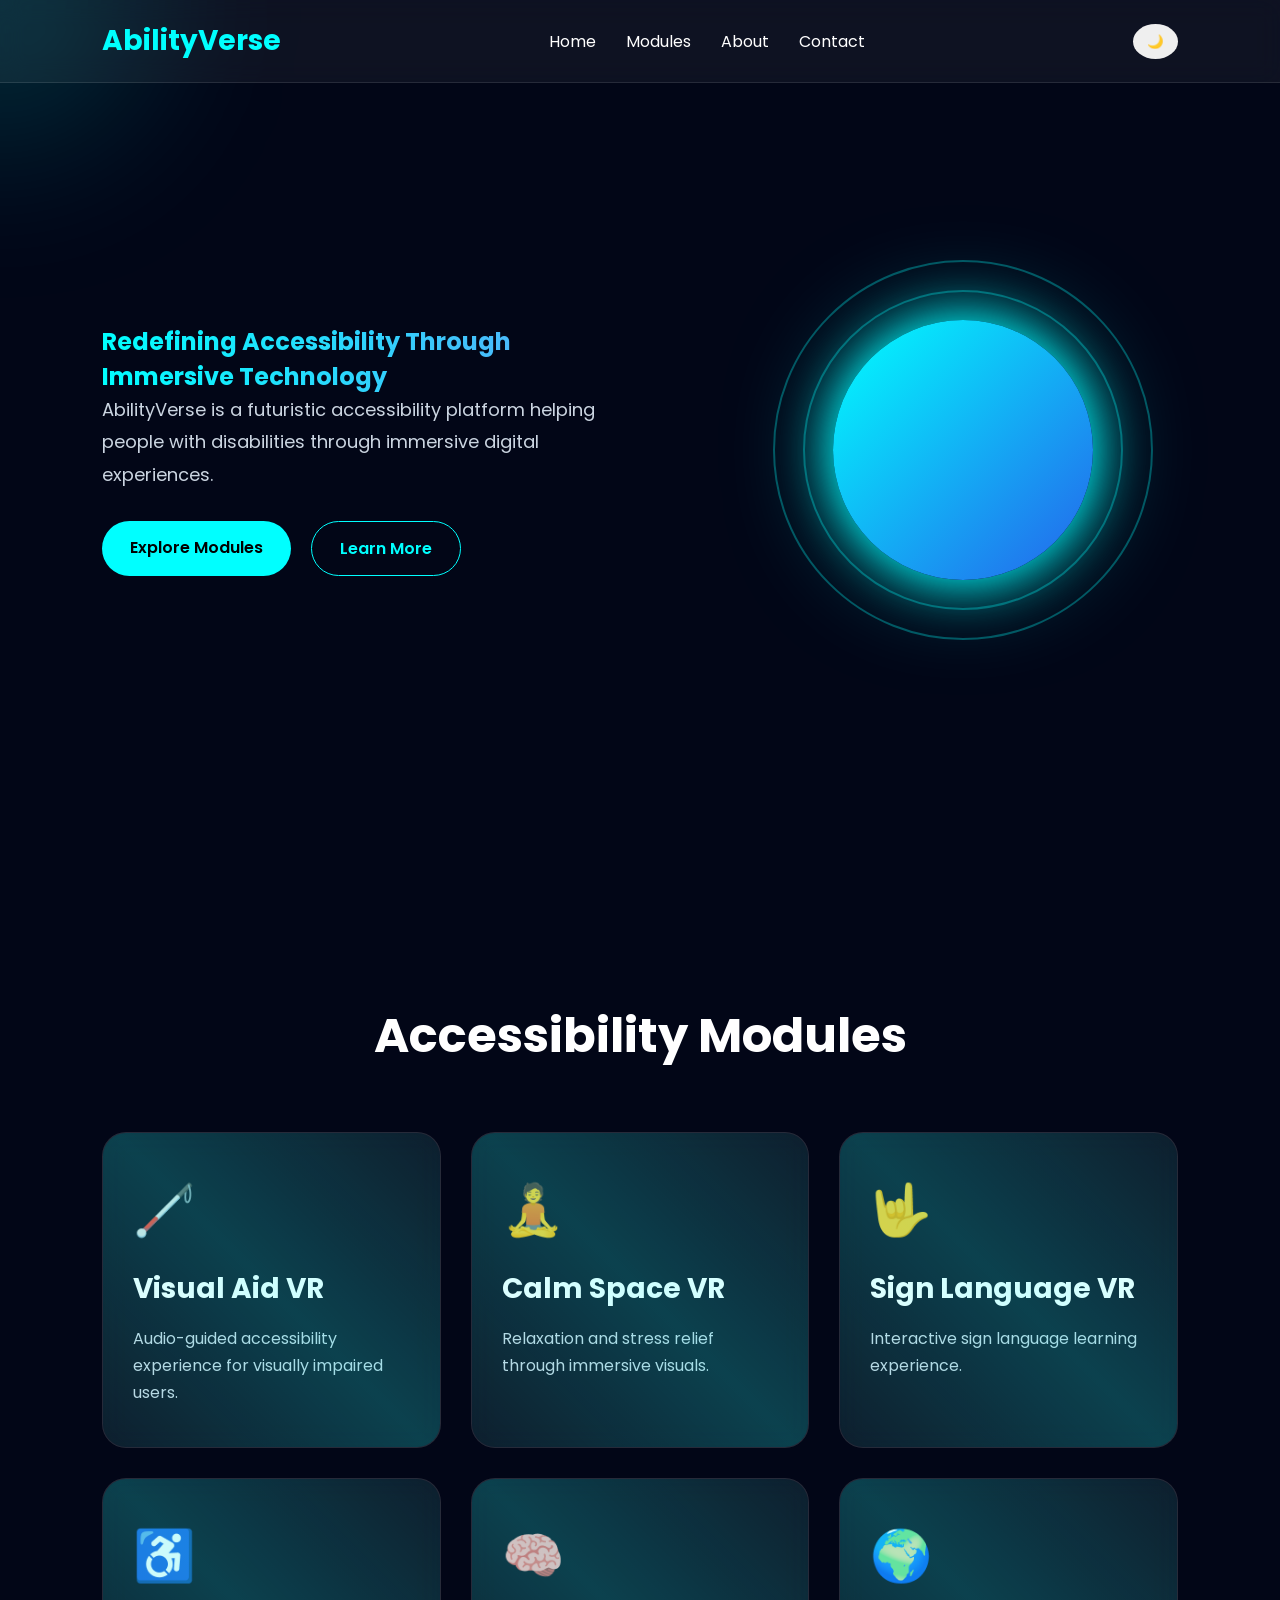
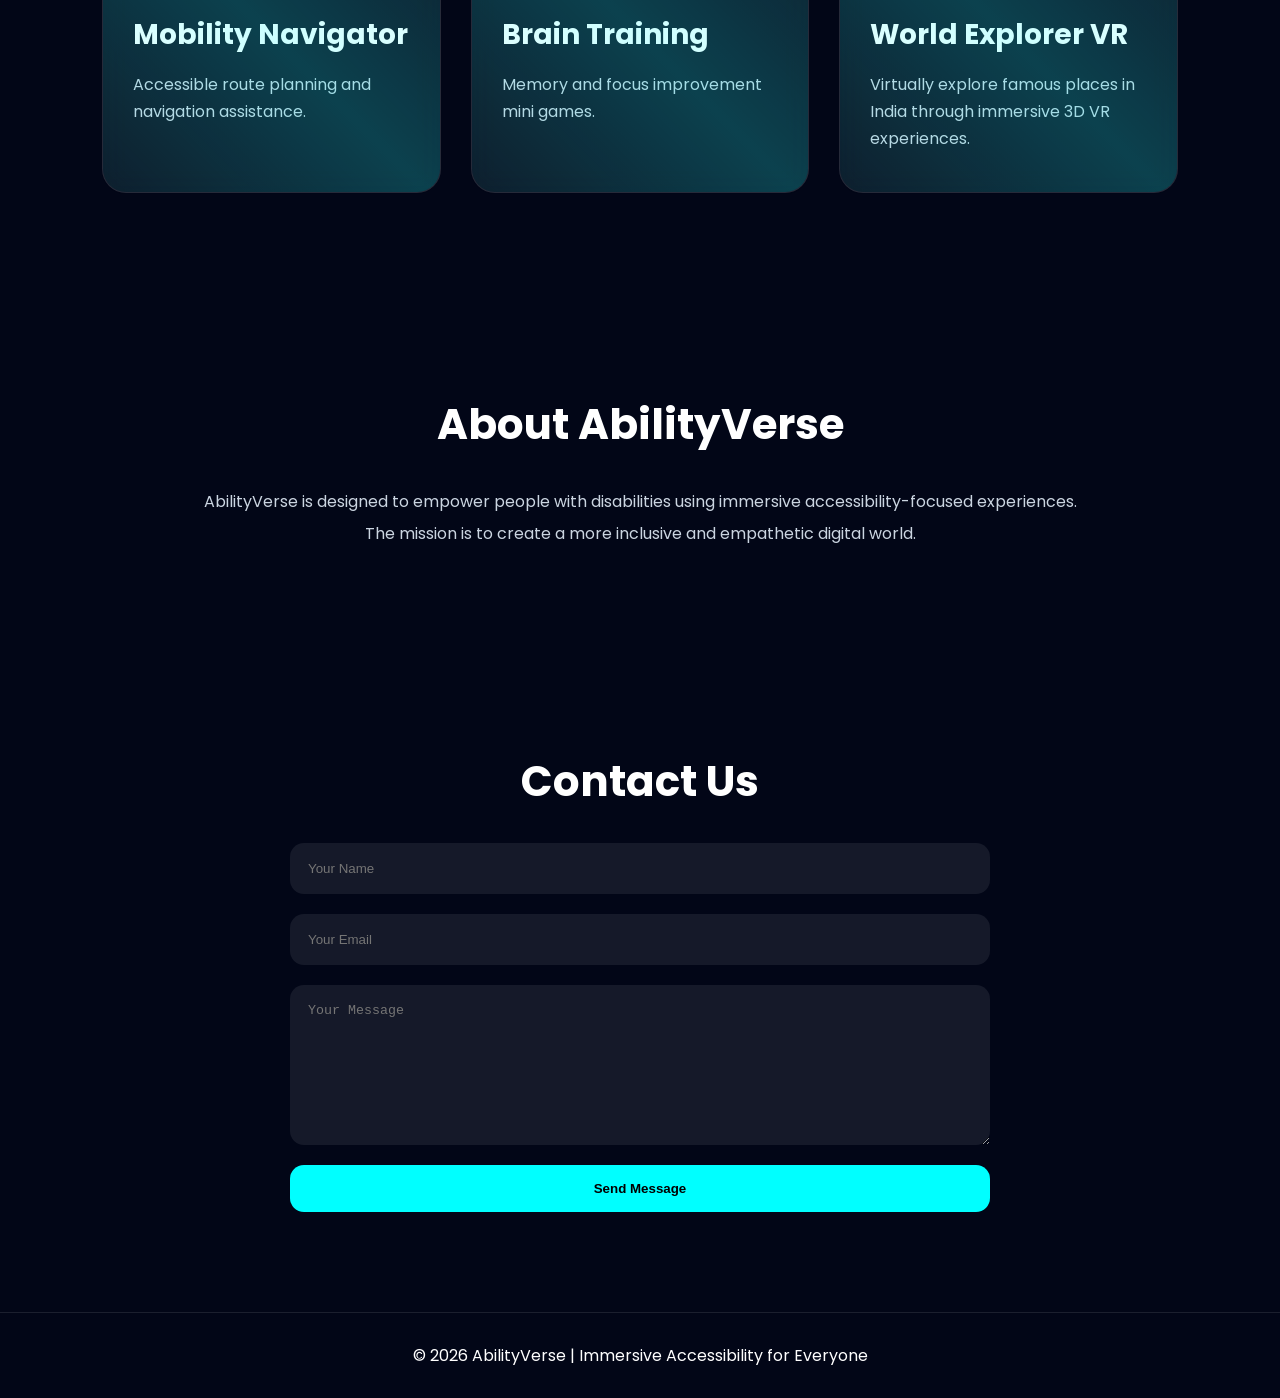
<file: index.html>
<!DOCTYPE html>
<html lang="en">
<head>
  <meta charset="UTF-8" />
  <meta name="viewport" content="width=device-width, initial-scale=1.0" />
  <title>AbilityVerse</title>

  <link rel="stylesheet" href="style.css" />

  <link rel="preconnect" href="https://fonts.googleapis.com">
  <link rel="preconnect" href="https://fonts.gstatic.com" crossorigin>
  <link href="https://fonts.googleapis.com/css2?family=Poppins:wght@300;400;500;600;700&display=swap" rel="stylesheet">
</head>
<body>

  <div class="cursor-glow"></div>

  <header>
    <nav class="navbar">
      <h1 class="logo">AbilityVerse</h1>

      <ul class="nav-links">
        <li><a href="#home">Home</a></li>
        <li><a href="#modules">Modules</a></li>
        <li><a href="#about">About</a></li>
        <li><a href="#contact">Contact</a></li>
      </ul>

      <button id="themeToggle">🌙</button>
    </nav>
  </header>


  <section class="hero" id="home">

    <div class="hero-content">
      <h1>
        Redefining Accessibility Through Immersive Technology
      </h1>

      <p>
        AbilityVerse is a futuristic accessibility platform helping people with disabilities through immersive digital experiences.
      </p>

      <div class="hero-buttons">
        <a href="#modules" class="btn primary">Explore Modules</a>
        <a href="#about" class="btn secondary">Learn More</a>
      </div>
    </div>


    <div class="hero-visual">
      <div class="orb"></div>
      <div class="ring"></div>
      <div class="ring ring2"></div>
    </div>

  </section>


  <section class="features" id="modules">

    <h2 class="section-title">Accessibility Modules</h2>

    <div class="cards-container">

      <a href="pages/visual-aid.html" class="card reveal">
        <div class="icon">🦯</div>
        <h3>Visual Aid VR</h3>
        <p>Audio-guided accessibility experience for visually impaired users.</p>
      </a>


      <a href="pages/calm-space.html" class="card reveal">
        <div class="icon">🧘</div>
        <h3>Calm Space VR</h3>
        <p>Relaxation and stress relief through immersive visuals.</p>
      </a>


      <a href="pages/sign-language.html" class="card reveal">
        <div class="icon">🤟</div>
        <h3>Sign Language VR</h3>
        <p>Interactive sign language learning experience.</p>
      </a>


      <a href="pages/mobility.html" class="card reveal">
        <div class="icon">♿</div>
        <h3>Mobility Navigator</h3>
        <p>Accessible route planning and navigation assistance.</p>
      </a>


      <a href="pages/brain-training.html" class="card reveal">
        <div class="icon">🧠</div>
        <h3>Brain Training</h3>
        <p>Memory and focus improvement mini games.</p>
      </a>

<a href="pages/awareness.html" class="card reveal">

  <div class="icon">🌍</div>

  <h3>World Explorer VR</h3>

  <p>
    Virtually explore famous places in India
    through immersive 3D VR experiences.
  </p>

</a>

    </div>

  </section>


  <section class="about" id="about">
    <h2>About AbilityVerse</h2>

    <p>
      AbilityVerse is designed to empower people with disabilities using immersive accessibility-focused experiences.
      The mission is to create a more inclusive and empathetic digital world.
    </p>
  </section>


  <section class="contact" id="contact">

    <h2>Contact Us</h2>

    <form>
      <input type="text" placeholder="Your Name" required>
      <input type="email" placeholder="Your Email" required>
      <textarea placeholder="Your Message"></textarea>

      <button type="submit">Send Message</button>
    </form>

  </section>


  <footer>
    <p>© 2026 AbilityVerse | Immersive Accessibility for Everyone</p>
  </footer>


  <script src="script.js"></script>
</body>
</html>
</file>
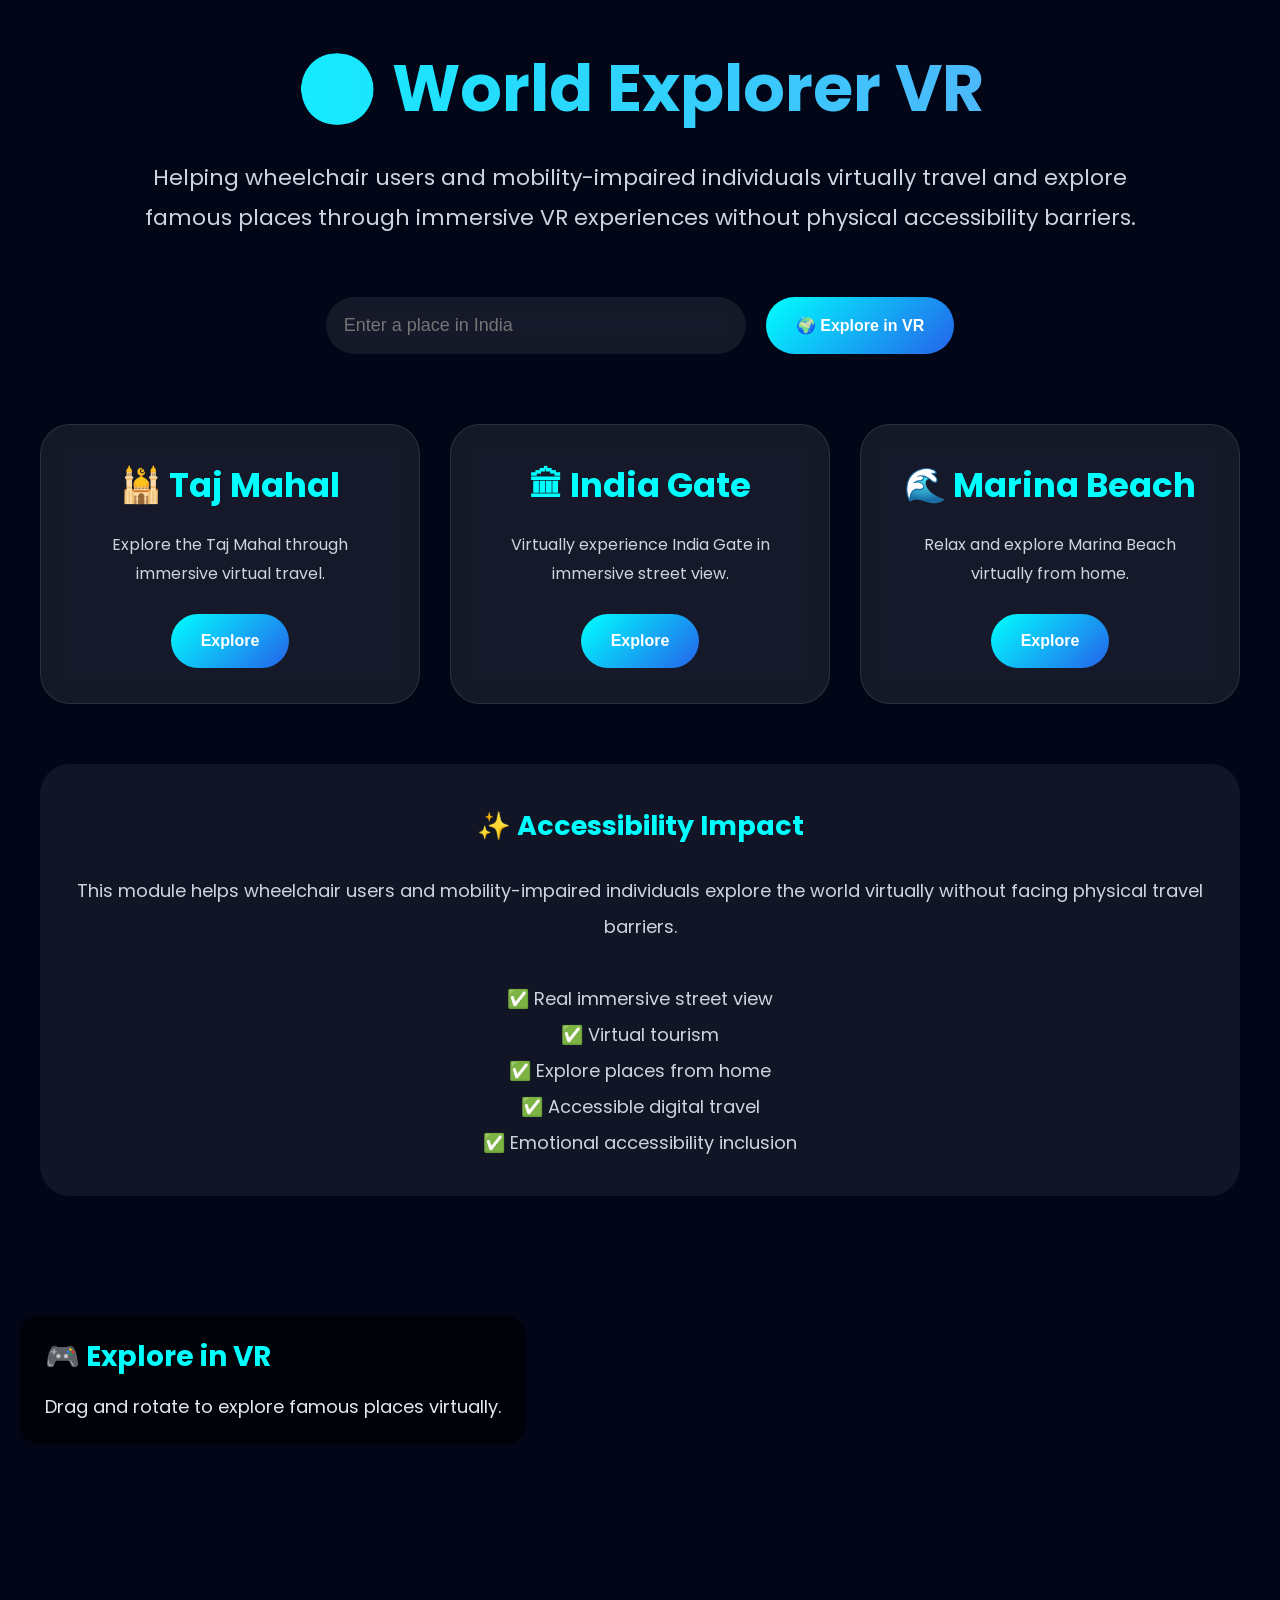
<file: pages/awareness.html>
<!DOCTYPE html>
<html lang="en">

<head>

  <meta charset="UTF-8">

  <meta name="viewport"
  content="width=device-width, initial-scale=1.0">

  <title>World Explorer VR</title>

  <link rel="preconnect"
  href="https://fonts.googleapis.com">

  <link rel="preconnect"
  href="https://fonts.gstatic.com"
  crossorigin>

  <link href="https://fonts.googleapis.com/css2?family=Poppins:wght@300;400;500;600;700&display=swap"
  rel="stylesheet">


  <style>

    *{
      margin:0;
      padding:0;
      box-sizing:border-box;
    }

    body{

      font-family:'Poppins',sans-serif;

      background:#020617;

      color:white;

      overflow-x:hidden;

    }

    .top-section{

      min-height:100vh;

      padding:40px;

      background:
      linear-gradient(
      rgba(2,6,23,0.95),
      rgba(2,6,23,0.98)
      );

    }

    .container{

      max-width:1300px;
      margin:auto;

    }

    .title{

      text-align:center;

      margin-bottom:50px;

    }

    .title h1{

      font-size:65px;

      margin-bottom:20px;

      background:
      linear-gradient(to right,cyan,#60a5fa);

      background-clip:text;
      -webkit-background-clip:text;

      color:transparent;
      -webkit-text-fill-color:transparent;

    }

    .title p{

      font-size:22px;

      line-height:1.8;

      color:#cbd5e1;

      max-width:1000px;

      margin:auto;

    }

    .search-box{

      display:flex;

      justify-content:center;

      gap:20px;

      flex-wrap:wrap;

      margin-top:60px;

    }

    input{

      width:420px;

      padding:18px;

      border:none;

      border-radius:50px;

      outline:none;

      background:rgba(255,255,255,0.08);

      backdrop-filter:blur(10px);

      color:white;

      font-size:18px;

    }

    button{

      padding:18px 30px;

      border:none;

      border-radius:50px;

      cursor:pointer;

      font-size:16px;

      font-weight:600;

      transition:0.4s;

      background:
      linear-gradient(
      135deg,
      cyan,
      #2563eb
      );

      color:white;

    }

    button:hover{

      transform:
      translateY(-5px)
      scale(1.03);

      box-shadow:
      0 0 25px cyan;

    }

    .places{

      display:grid;

      grid-template-columns:
      repeat(auto-fit,minmax(260px,1fr));

      gap:30px;

      margin-top:70px;

    }

    .card{

      background:rgba(255,255,255,0.08);

      border:1px solid rgba(255,255,255,0.1);

      backdrop-filter:blur(14px);

      border-radius:30px;

      padding:35px;

      text-align:center;

      transition:0.4s;

    }

    .card:hover{

      transform:
      translateY(-10px)
      scale(1.03);

      box-shadow:
      0 0 25px cyan;

    }

    .card h2{

      color:cyan;

      margin-bottom:20px;

      font-size:34px;

    }

    .card p{

      line-height:1.8;

      color:#cbd5e1;

      margin-bottom:25px;

    }

    .instructions{

      margin-top:60px;

      background:rgba(255,255,255,0.06);

      border-radius:30px;

      padding:35px;

      text-align:center;

      line-height:2;

      color:#cbd5e1;

      font-size:18px;

    }

    .instructions h2{

      color:cyan;

      margin-bottom:20px;

    }

    .vr-section{

      width:100%;

      height:100vh;

      position:relative;

      margin-top:60px;

    }

    iframe{

      width:100%;

      height:100vh;

      border:none;

      border-radius:20px;

    }

    .overlay{

      position:absolute;

      top:20px;
      left:20px;

      z-index:999;

      background:
      rgba(0,0,0,0.6);

      padding:20px 25px;

      border-radius:20px;

      backdrop-filter:blur(10px);

    }

    .overlay h3{

      color:cyan;

      margin-bottom:12px;

      font-size:28px;

    }

    .overlay p{

      color:#e2e8f0;

      line-height:1.9;

      font-size:18px;

    }

    @media(max-width:768px){

      .title h1{
        font-size:42px;
      }

      input{
        width:100%;
      }

    }

  </style>

</head>

<body>


  <!-- TOP SECTION -->

  <section class="top-section">

    <div class="container">

      <div class="title">

        <h1>🌍 World Explorer VR</h1>

        <p>

          Helping wheelchair users and mobility-impaired individuals
          virtually travel and explore famous places
          through immersive VR experiences
          without physical accessibility barriers.

        </p>

      </div>



      <!-- SEARCH -->

      <div class="search-box">

        <input
        type="text"
        id="placeInput"
        placeholder="Enter a place in India">

        <button onclick="searchPlace()">

          🌍 Explore in VR

        </button>

      </div>



      <!-- PLACE CARDS -->

      <div class="places">

        <div class="card">

          <h2>🕌 Taj Mahal</h2>

          <p>

            Explore the Taj Mahal
            through immersive virtual travel.

          </p>

          <button onclick="loadPlace('taj')">

            Explore

          </button>

        </div>



        <div class="card">

          <h2>🏛 India Gate</h2>

          <p>

            Virtually experience India Gate
            in immersive street view.

          </p>

          <button onclick="loadPlace('gate')">

            Explore

          </button>

        </div>



        <div class="card">

          <h2>🌊 Marina Beach</h2>

          <p>

            Relax and explore Marina Beach
            virtually from home.

          </p>

          <button onclick="loadPlace('beach')">

            Explore

          </button>

        </div>

      </div>



      <!-- INFO -->

      <div class="instructions">

        <h2>✨ Accessibility Impact</h2>

        This module helps wheelchair users
        and mobility-impaired individuals
        explore the world virtually
        without facing physical travel barriers.

        <br><br>

        ✅ Real immersive street view
        <br>

        ✅ Virtual tourism
        <br>

        ✅ Explore places from home
        <br>

        ✅ Accessible digital travel
        <br>

        ✅ Emotional accessibility inclusion

      </div>

    </div>

  </section>



  <!-- VR SECTION -->

  <section class="vr-section">


    <!-- CONTROLS -->

    <div class="overlay">

      <h3>🎮 Explore in VR</h3>

      <p>

        Drag and rotate to explore
        famous places virtually.

      </p>

    </div>



    <!-- GOOGLE STREET VIEW -->

    <iframe

    id="vrFrame"

    src="https://www.google.com/maps/embed?pb=!4v1710000000000!6m8!1m7!1sCAoSLEFGMVFpcE5zTjB2T3M2Q2F2bXNsS1Nfd0JxN3l2QXQ0QzN2Rk9LQm5sWmVQ!2m2!1d27.1751448!2d78.0421422!3f0!4f0!5f0.7820865974627469"

    allowfullscreen

    loading="lazy"

    referrerpolicy="no-referrer-when-downgrade">

    </iframe>

  </section>



  <script>

    const frame =
    document.getElementById('vrFrame');



    function speak(text){

      const speech =
      new SpeechSynthesisUtterance(text);

      speech.rate = 0.9;

      speechSynthesis.speak(speech);

    }



    function loadPlace(place){

      if(place === 'taj'){

        frame.src =
        'https://www.google.com/maps/embed?pb=!4v1710000000000!6m8!1m7!1sCAoSLEFGMVFpcE5zTjB2T3M2Q2F2bXNsS1Nfd0JxN3l2QXQ0QzN2Rk9LQm5sWmVQ!2m2!1d27.1751448!2d78.0421422!3f0!4f0!5f0.7820865974627469';

        speak(
        'Welcome to Taj Mahal virtual reality experience.'
        );

      }



      else if(place === 'gate'){

        frame.src =
        'https://www.google.com/maps/embed?pb=!4v1710000000000!6m8!1m7!1sCAoSLEFGMVFpcFBVYjB5V1V3bEJ2Z2hCV1VwQ1A4M3R1YjRjNm1mVnl4dVh4a0xW!2m2!1d28.612912!2d77.229509!3f0!4f0!5f0.7820865974627469';

        speak(
        'Welcome to India Gate virtual experience.'
        );

      }



      else if(place === 'beach'){

        frame.src =
        'https://www.google.com/maps/embed?pb=!4v1710000000000!6m8!1m7!1sCAoSLEFGMVFpcE9Qd0xLWXh6d1Y1MktxR0RNd1J6YjVnS2NqTHdKc3Q5Y3Y5QmFQ!2m2!1d13.047487!2d80.282997!3f0!4f0!5f0.7820865974627469';

        speak(
        'Welcome to Marina Beach virtual experience.'
        );

      }

    }



    function searchPlace(){

      const input =
      document
      .getElementById('placeInput')
      .value
      .toLowerCase();



      if(input.includes('taj')){

        loadPlace('taj');

      }

      else if(input.includes('india')){

        loadPlace('gate');

      }

      else if(input.includes('marina')){

        loadPlace('beach');

      }

      else{

        alert(
        'Place not available in VR demo yet.'
        );

      }

    }

  </script>

</body>
</html>
</file>
<file: style.css>
*{
  margin:0;
  padding:0;
  box-sizing:border-box;
}

html{
  scroll-behavior:smooth;
}

body{
  font-family:'Poppins',sans-serif;
  background:#020617;
  color:white;
  overflow-x:hidden;
}

body.light{
  background:#f1f5f9;
  color:#111827;
}


.cursor-glow{
  width:300px;
  height:300px;
  background:rgba(0,255,255,0.15);
  border-radius:50%;
  position:fixed;
  pointer-events:none;
  filter:blur(80px);
  transform:translate(-50%,-50%);
  z-index:-1;
}


.navbar{
  width:100%;
  padding:20px 8%;
  display:flex;
  justify-content:space-between;
  align-items:center;
  position:fixed;
  top:0;
  left:0;
  z-index:1000;

  background:rgba(255,255,255,0.05);
  backdrop-filter:blur(12px);
  border-bottom:1px solid rgba(255,255,255,0.1);
}

.logo{
  font-size:28px;
  color:cyan;
}

.nav-links{
  display:flex;
  gap:30px;
  list-style:none;
}

.nav-links a{
  color:white;
  text-decoration:none;
  transition:0.3s;
}

.nav-links a:hover{
  color:cyan;
}

#themeToggle{
  padding:10px 14px;
  border:none;
  border-radius:50%;
  cursor:pointer;
}


.hero{
  min-height:100vh;
  display:flex;
  justify-content:space-between;
  align-items:center;
  padding:0 8%;
  position:relative;
}

.hero-content{
  width:50%;
}
.hero-content h1{
  background:linear-gradient(to right,cyan,#60a5fa);

  background-clip:text;
  -webkit-background-clip:text;

  color:transparent;
  -webkit-text-fill-color:transparent;
}

.hero-content p{
  font-size:18px;
  line-height:1.8;
  color:#cbd5e1;
  margin-bottom:30px;
}

.hero-buttons{
  display:flex;
  gap:20px;
}

.btn{
  padding:14px 28px;
  border-radius:40px;
  text-decoration:none;
  transition:0.4s;
  font-weight:600;
}

.primary{
  background:cyan;
  color:black;
}

.primary:hover{
  transform:translateY(-5px);
  box-shadow:0 0 25px cyan;
}

.secondary{
  border:1px solid cyan;
  color:cyan;
}

.secondary:hover{
  background:cyan;
  color:black;
}


.hero-visual{
  width:40%;
  position:relative;
  display:flex;
  justify-content:center;
  align-items:center;
}

.orb{
  width:260px;
  height:260px;
  border-radius:50%;

  background:linear-gradient(135deg,cyan,#2563eb);

  animation:float 4s ease-in-out infinite;

  box-shadow:
  0 0 50px cyan,
  0 0 100px rgba(0,255,255,0.5);
}

.ring{
  width:320px;
  height:320px;
  border:2px solid rgba(0,255,255,0.3);
  border-radius:50%;
  position:absolute;

  animation:rotate 10s linear infinite;
}

.ring2{
  width:380px;
  height:380px;
  animation-direction:reverse;
}


.features{
  padding:100px 8%;
}

.section-title{
  text-align:center;
  font-size:48px;
  margin-bottom:60px;
}

.cards-container{
  display:grid;
  grid-template-columns:repeat(auto-fit,minmax(280px,1fr));
  gap:30px;
}

.card{
  padding:40px 30px;

  background:rgba(255,255,255,0.05);

  border:1px solid rgba(255,255,255,0.1);

  border-radius:24px;

  backdrop-filter:blur(12px);

  transition:0.5s;

  text-decoration:none;

  color:white;

  position:relative;

  overflow:hidden;
}

.card::before{
  content:'';
  position:absolute;
  width:200%;
  height:200%;
  background:linear-gradient(
    transparent,
    rgba(0,255,255,0.2),
    transparent
  );

  top:-50%;
  left:-50%;

  transform:rotate(45deg);

  transition:1s;
}

.card:hover::before{
  left:100%;
}

.card:hover{
  transform:translateY(-15px) scale(1.03);

  box-shadow:
  0 0 20px rgba(0,255,255,0.4),
  0 0 60px rgba(0,255,255,0.2);
}

.icon{
  font-size:50px;
  margin-bottom:20px;
}

.card h3{
  margin-bottom:15px;
  font-size:28px;
}

.card p{
  color:#cbd5e1;
  line-height:1.7;
}


.about,
.contact{
  padding:100px 8%;
  text-align:center;
}

.about h2,
.contact h2{
  font-size:42px;
  margin-bottom:30px;
}

.about p{
  max-width:900px;
  margin:auto;
  line-height:2;
  color:#cbd5e1;
}

form{
  max-width:700px;
  margin:auto;

  display:flex;
  flex-direction:column;
  gap:20px;
}

input,
textarea{
  padding:18px;
  border:none;
  border-radius:14px;

  background:rgba(255,255,255,0.08);

  color:white;
}

textarea{
  height:160px;
}

form button{
  padding:16px;
  border:none;
  border-radius:14px;
  background:cyan;
  cursor:pointer;
  font-weight:600;
}

footer{
  padding:30px;
  text-align:center;
  border-top:1px solid rgba(255,255,255,0.1);
}


.reveal{
  opacity:0;
  transform:translateY(60px);
  transition:1s;
}

.reveal.active{
  opacity:1;
  transform:translateY(0);
}


@keyframes float{
  0%{
    transform:translateY(0px);
  }

  50%{
    transform:translateY(-20px);
  }

  100%{
    transform:translateY(0px);
  }
}


@keyframes rotate{
  from{
    transform:rotate(0deg);
  }

  to{
    transform:rotate(360deg);
  }
}


@media(max-width:900px){

  .hero{
    flex-direction:column;
    justify-content:center;
    text-align:center;
    gap:80px;
  }

  .hero-content,
  .hero-visual{
    width:100%;
  }

  .hero-content h1{
    font-size:42px;
  }

  .nav-links{
    display:none;
  }

  .hero-buttons{
    justify-content:center;
  }

}
</file>
